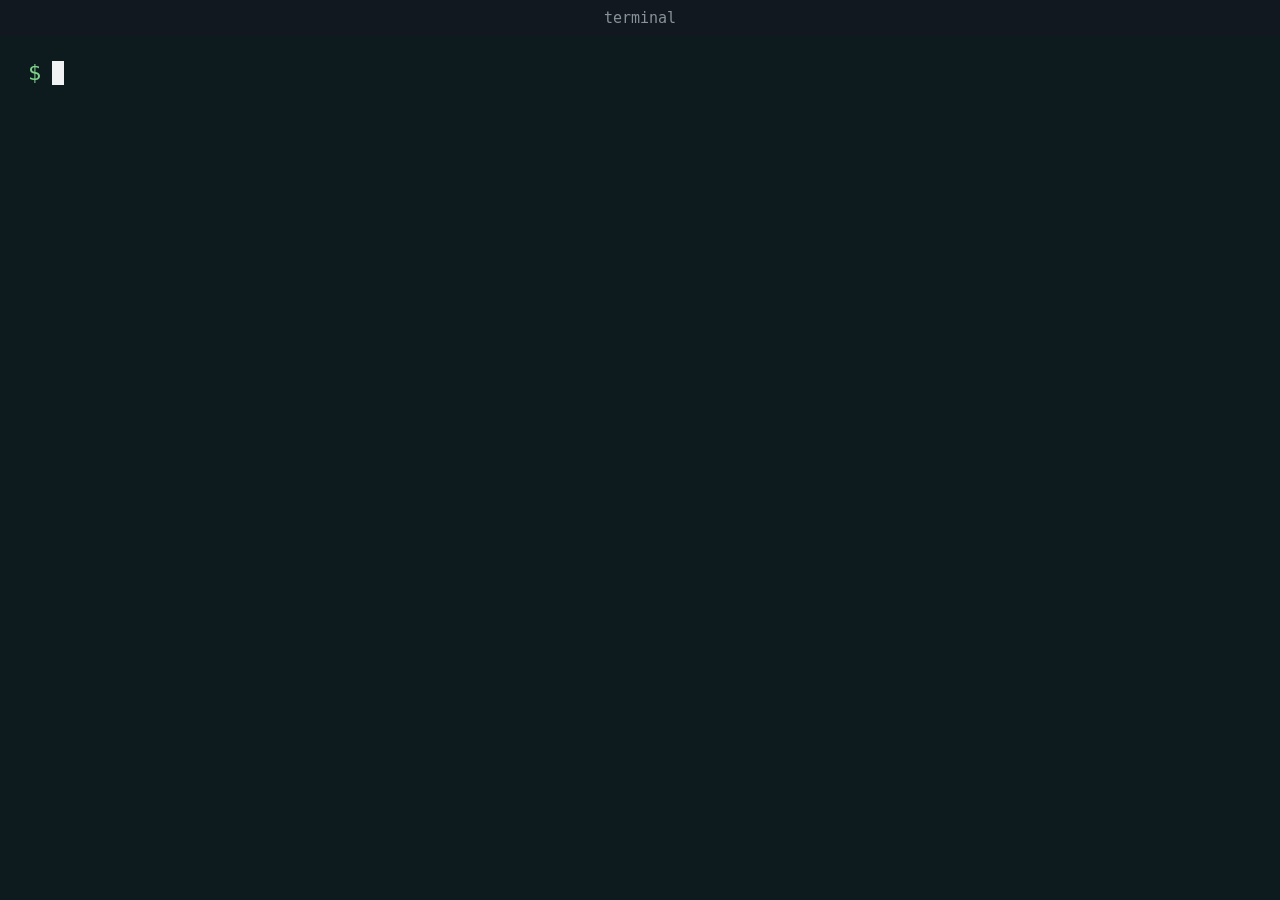
<file: examples/demo-v2/terminal/index.html>
<!doctype html>
<html lang="en">
  <head>
    <meta charset="utf-8" />
    <meta name="viewport" content="width=device-width, initial-scale=1" />
    <title>Terminal replay</title>
    <style>
      :root {
        --page: #0b0f12;
        --window: #0d1b1e;
        --bar: #111820;
        --text: #f0f2f4;
        --dim: #8a9299;
        --prompt: #7fd18b;
        --you: #2dd4bf;
        --claude-label: #e8ecef;
        --claude-body: #d8dde2;
        --ok: #7fd18b;
        --warn: #f0c36c;
        --error: #f07c7c;
      }
      * {
        box-sizing: border-box;
      }
      html,
      body {
        margin: 0;
        height: 100%;
        background: linear-gradient(165deg, var(--page) 0%, var(--window) 100%);
      }
      body {
        display: flex;
        align-items: stretch;
        justify-content: stretch;
        padding: 0;
      }
      .window {
        width: 100%;
        height: 100%;
        display: flex;
        flex-direction: column;
        background: var(--window);
        overflow: hidden;
      }
      .bar {
        flex: none;
        height: 36px;
        display: flex;
        align-items: center;
        justify-content: center;
        background: var(--bar);
        color: var(--dim);
        font: 15px ui-monospace, Menlo, Consolas, "DejaVu Sans Mono", monospace;
      }
      .screen {
        flex: 1;
        overflow: auto;
        padding: 20px 28px;
        color: var(--text);
        font: 22px/1.5 ui-monospace, Menlo, Consolas, "DejaVu Sans Mono", monospace;
        white-space: pre-wrap;
        overflow-wrap: anywhere;
        word-break: break-word;
      }
      .note {
        color: var(--dim);
      }
      .cmd {
        margin-top: 12px;
      }
      .cmd:first-child,
      .note + .cmd {
        margin-top: 0;
      }
      .note {
        margin-top: 12px;
      }
      .note:first-child {
        margin-top: 0;
      }
      .prompt {
        color: var(--prompt);
        margin-right: 0.5em;
      }
      .prompt.you {
        color: var(--you);
      }
      .prompt.claude {
        color: var(--claude-label);
      }
      .caret {
        display: inline-block;
        width: 0.55em;
        height: 1.1em;
        vertical-align: text-bottom;
        background: var(--text);
        animation: blink 1s steps(1) infinite;
      }
      @keyframes blink {
        50% {
          opacity: 0;
        }
      }
      .out {
        color: #c8ccd2;
      }
      .out .claude-line {
        color: var(--claude-body);
      }
      .ok {
        color: var(--ok);
      }
      .warn {
        color: var(--warn);
      }
      .error {
        color: var(--error);
      }
    </style>
  </head>
  <body>
    <div class="window">
      <div class="bar" data-testid="title">terminal</div>
      <div class="screen" data-testid="screen" id="screen"></div>
    </div>
    <script src="sessions.js"></script>
    <script src="replay.js"></script>
  </body>
</html>
</file>
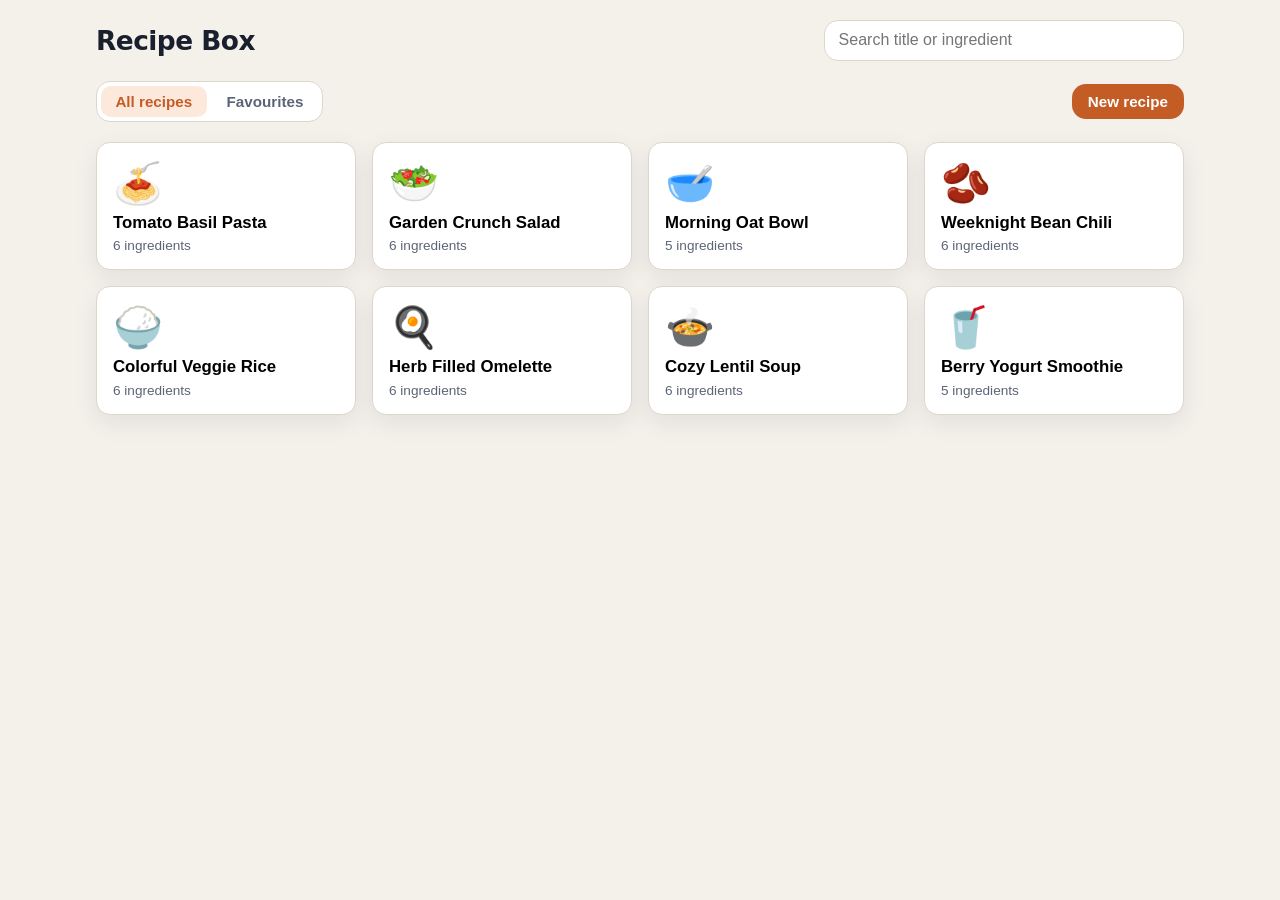
<file: examples/recipe-box/app/index.html>
<!DOCTYPE html>
<html lang="en">
  <head>
    <meta charset="UTF-8" />
    <meta name="viewport" content="width=device-width, initial-scale=1" />
    <title>Recipe Box</title>
    <link rel="stylesheet" href="styles.css" />
  </head>
  <body>
    <div id="app" class="app-shell" aria-live="polite"></div>
    <script src="app.js"></script>
  </body>
</html>
</file>
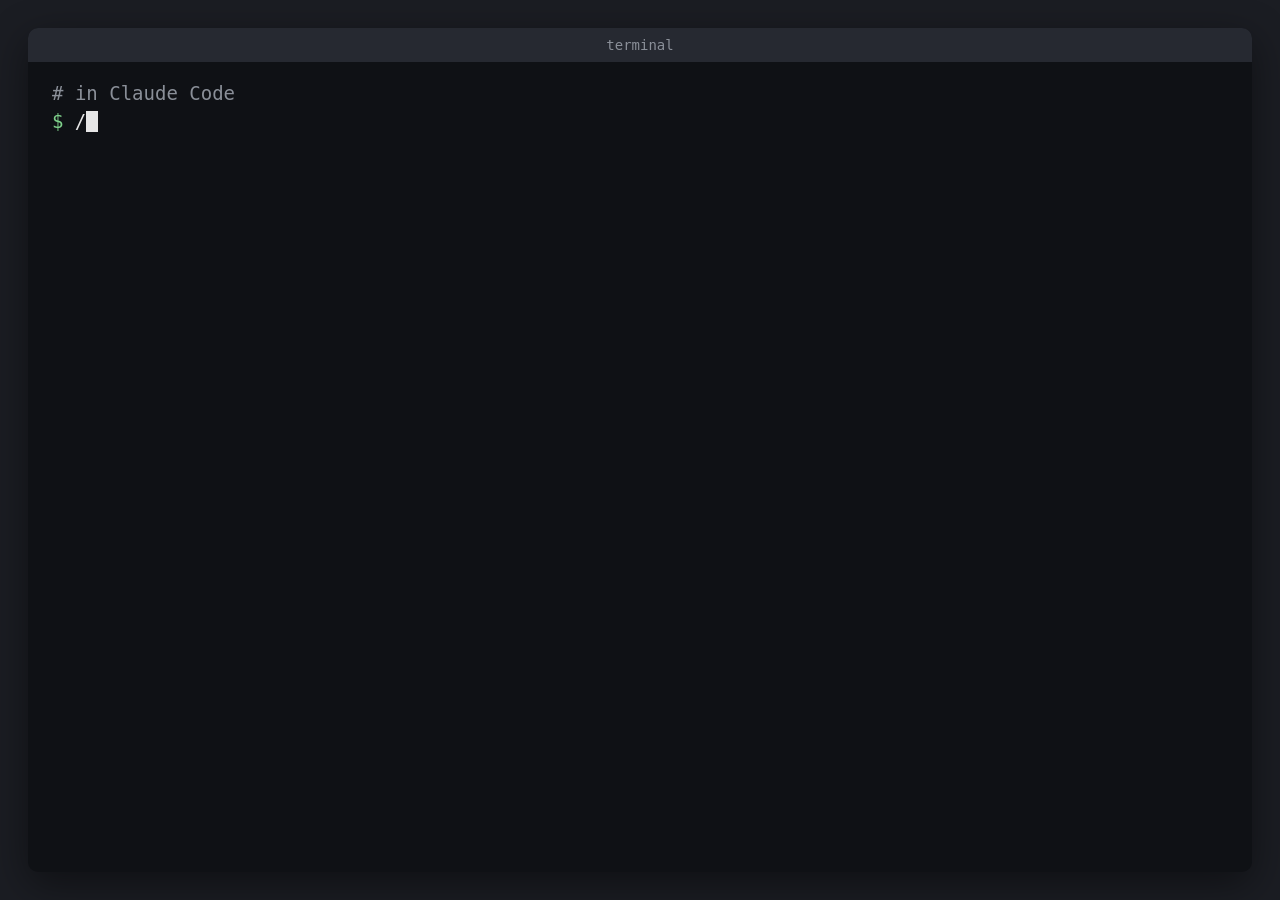
<file: examples/tutorial/terminal/index.html>
<!doctype html>
<html lang="en">
  <head>
    <meta charset="utf-8" />
    <meta name="viewport" content="width=device-width, initial-scale=1" />
    <title>Terminal replay</title>
    <style>
      :root {
        --page: #1b1d23;
        --window: #0f1115;
        --bar: #262931;
        --text: #e6e6e6;
        --dim: #8a8f98;
        --prompt: #7fd18b;
        --you: #6cc4f0;
        --assistant: #c9a3f5;
        --ok: #7fd18b;
        --warn: #f0c36c;
        --error: #f07c7c;
      }
      * {
        box-sizing: border-box;
      }
      html,
      body {
        margin: 0;
        height: 100%;
        background: var(--page);
      }
      body {
        display: flex;
        align-items: center;
        justify-content: center;
        padding: 28px;
      }
      .window {
        width: 100%;
        height: 100%;
        display: flex;
        flex-direction: column;
        background: var(--window);
        border-radius: 10px;
        overflow: hidden;
        box-shadow: 0 12px 40px rgba(0, 0, 0, 0.45);
      }
      .bar {
        flex: none;
        height: 34px;
        display: flex;
        align-items: center;
        justify-content: center;
        background: var(--bar);
        color: var(--dim);
        font: 14px ui-monospace, Menlo, Consolas, "DejaVu Sans Mono", monospace;
      }
      .screen {
        flex: 1;
        overflow: hidden;
        padding: 18px 24px;
        color: var(--text);
        font: 19px/1.45 ui-monospace, Menlo, Consolas, "DejaVu Sans Mono", monospace;
        white-space: pre-wrap;
        overflow-wrap: anywhere;
      }
      .note {
        color: var(--dim);
      }
      .cmd {
        margin-top: 10px;
      }
      .cmd:first-child,
      .note + .cmd {
        margin-top: 0;
      }
      .note {
        margin-top: 10px;
      }
      .note:first-child {
        margin-top: 0;
      }
      .prompt {
        color: var(--prompt);
        margin-right: 0.6em;
      }
      .prompt.you {
        color: var(--you);
      }
      .caret {
        display: inline-block;
        width: 0.6em;
        height: 1.1em;
        vertical-align: text-bottom;
        background: var(--text);
        animation: blink 1s steps(1) infinite;
      }
      @keyframes blink {
        50% {
          opacity: 0;
        }
      }
      .out {
        color: #c8ccd2;
      }
      .ok {
        color: var(--ok);
      }
      .warn {
        color: var(--warn);
      }
      .error {
        color: var(--error);
      }
      .assistant {
        color: var(--assistant);
      }
    </style>
  </head>
  <body>
    <div class="window">
      <div class="bar" data-testid="title">terminal</div>
      <div class="screen" data-testid="screen" id="screen"></div>
    </div>
    <script src="sessions.js"></script>
    <script src="replay.js"></script>
  </body>
</html>
</file>
<file: examples/recipe-box/app/styles.css>
:root {
  --bg: #f4f1eb;
  --surface: #ffffff;
  --ink: #1a1f2e;
  --muted: #5c6478;
  --accent: #c45c26;
  --accent-soft: #fde8dc;
  --border: #ddd6cb;
  --shadow: 0 8px 24px rgba(26, 31, 46, 0.08);
  --radius: 14px;
  --font: "Segoe UI", system-ui, sans-serif;
}

*,
*::before,
*::after {
  box-sizing: border-box;
}

body {
  margin: 0;
  min-height: 100vh;
  font-family: var(--font);
  color: var(--ink);
  background: var(--bg);
  line-height: 1.5;
}

.app-shell {
  max-width: 1120px;
  margin: 0 auto;
  padding: 1.25rem 1rem 2.5rem;
}

.app-header {
  display: flex;
  flex-wrap: wrap;
  align-items: center;
  gap: 0.75rem 1rem;
  margin-bottom: 1.25rem;
}

.app-title {
  margin: 0;
  font-size: 1.65rem;
  font-weight: 700;
  letter-spacing: -0.02em;
  flex: 1 1 auto;
}

.search-wrap {
  flex: 1 1 220px;
  max-width: 360px;
}

.search-input {
  width: 100%;
  padding: 0.65rem 0.85rem;
  border: 1px solid var(--border);
  border-radius: var(--radius);
  font-size: 1rem;
  background: var(--surface);
}

.search-input:focus {
  outline: 2px solid var(--accent);
  outline-offset: 1px;
}

.toolbar {
  display: flex;
  flex-wrap: wrap;
  align-items: center;
  gap: 0.5rem;
  margin-bottom: 1.25rem;
}

.tabs {
  display: flex;
  gap: 0.35rem;
  background: var(--surface);
  padding: 0.25rem;
  border-radius: var(--radius);
  border: 1px solid var(--border);
}

.tab {
  border: none;
  background: transparent;
  padding: 0.45rem 0.9rem;
  border-radius: calc(var(--radius) - 4px);
  font-size: 0.95rem;
  cursor: pointer;
  color: var(--muted);
  font-weight: 600;
}

.tab.is-active {
  background: var(--accent-soft);
  color: var(--accent);
}

.btn-primary {
  margin-left: auto;
  border: none;
  background: var(--accent);
  color: #fff;
  font-weight: 600;
  padding: 0.55rem 1rem;
  border-radius: var(--radius);
  cursor: pointer;
  font-size: 0.95rem;
}

.btn-primary:hover {
  filter: brightness(1.05);
}

.recipe-grid {
  display: grid;
  grid-template-columns: repeat(auto-fill, minmax(240px, 1fr));
  gap: 1rem;
}

.recipe-card {
  border: 1px solid var(--border);
  border-radius: var(--radius);
  background: var(--surface);
  box-shadow: var(--shadow);
  padding: 1rem;
  text-align: left;
  cursor: pointer;
  display: flex;
  flex-direction: column;
  gap: 0.35rem;
  transition: transform 0.15s ease, box-shadow 0.15s ease;
}

.recipe-card:hover {
  transform: translateY(-2px);
  box-shadow: 0 12px 28px rgba(26, 31, 46, 0.12);
}

.recipe-card-emoji {
  font-size: 2.5rem;
  line-height: 1.2;
}

.recipe-card-title {
  margin: 0;
  font-size: 1.05rem;
  font-weight: 700;
}

.recipe-card-meta {
  margin: 0;
  font-size: 0.85rem;
  color: var(--muted);
}

.empty-state {
  grid-column: 1 / -1;
  text-align: center;
  padding: 2.5rem 1rem;
  color: var(--muted);
  background: var(--surface);
  border-radius: var(--radius);
  border: 1px dashed var(--border);
}

.detail-panel,
.form-panel {
  background: var(--surface);
  border-radius: var(--radius);
  border: 1px solid var(--border);
  box-shadow: var(--shadow);
  padding: 1.25rem;
  max-width: 640px;
}

.detail-header {
  display: flex;
  align-items: flex-start;
  gap: 1rem;
  margin-bottom: 1rem;
}

.detail-emoji {
  font-size: 3rem;
}

.detail-title {
  margin: 0 0 0.25rem;
  font-size: 1.5rem;
}

.detail-actions {
  display: flex;
  flex-wrap: wrap;
  gap: 0.5rem;
  margin-bottom: 1.25rem;
}

.btn-ghost {
  border: 1px solid var(--border);
  background: var(--bg);
  padding: 0.45rem 0.85rem;
  border-radius: var(--radius);
  cursor: pointer;
  font-size: 0.9rem;
  font-weight: 600;
}

.btn-favourite {
  border: 1px solid var(--accent);
  background: var(--accent-soft);
  color: var(--accent);
  padding: 0.45rem 0.85rem;
  border-radius: var(--radius);
  cursor: pointer;
  font-size: 0.9rem;
  font-weight: 600;
}

.btn-favourite.is-on {
  background: var(--accent);
  color: #fff;
}

.section-title {
  margin: 0 0 0.5rem;
  font-size: 1rem;
  text-transform: uppercase;
  letter-spacing: 0.06em;
  color: var(--muted);
}

.ingredient-list,
.step-list {
  margin: 0 0 1.25rem;
  padding-left: 1.25rem;
}

.step-list {
  list-style: decimal;
}

.form-panel label {
  display: block;
  font-weight: 600;
  margin-bottom: 0.35rem;
  font-size: 0.9rem;
}

.form-panel input,
.form-panel textarea {
  width: 100%;
  margin-bottom: 1rem;
  padding: 0.6rem 0.75rem;
  border: 1px solid var(--border);
  border-radius: var(--radius);
  font: inherit;
}

.form-panel textarea {
  min-height: 100px;
  resize: vertical;
}

.form-hint {
  font-size: 0.8rem;
  color: var(--muted);
  margin: -0.65rem 0 1rem;
}

@media (max-width: 480px) {
  .app-shell {
    padding: 1rem 0.75rem 2rem;
  }

  .app-title {
    font-size: 1.35rem;
    width: 100%;
  }

  .search-wrap {
    max-width: none;
    width: 100%;
  }

  .btn-primary {
    margin-left: 0;
    width: 100%;
  }

  .recipe-grid {
    grid-template-columns: 1fr;
  }

  .toolbar {
    flex-direction: column;
    align-items: stretch;
  }

  .tabs {
    width: 100%;
    justify-content: stretch;
  }

  .tab {
    flex: 1;
    text-align: center;
  }
}
</file>
